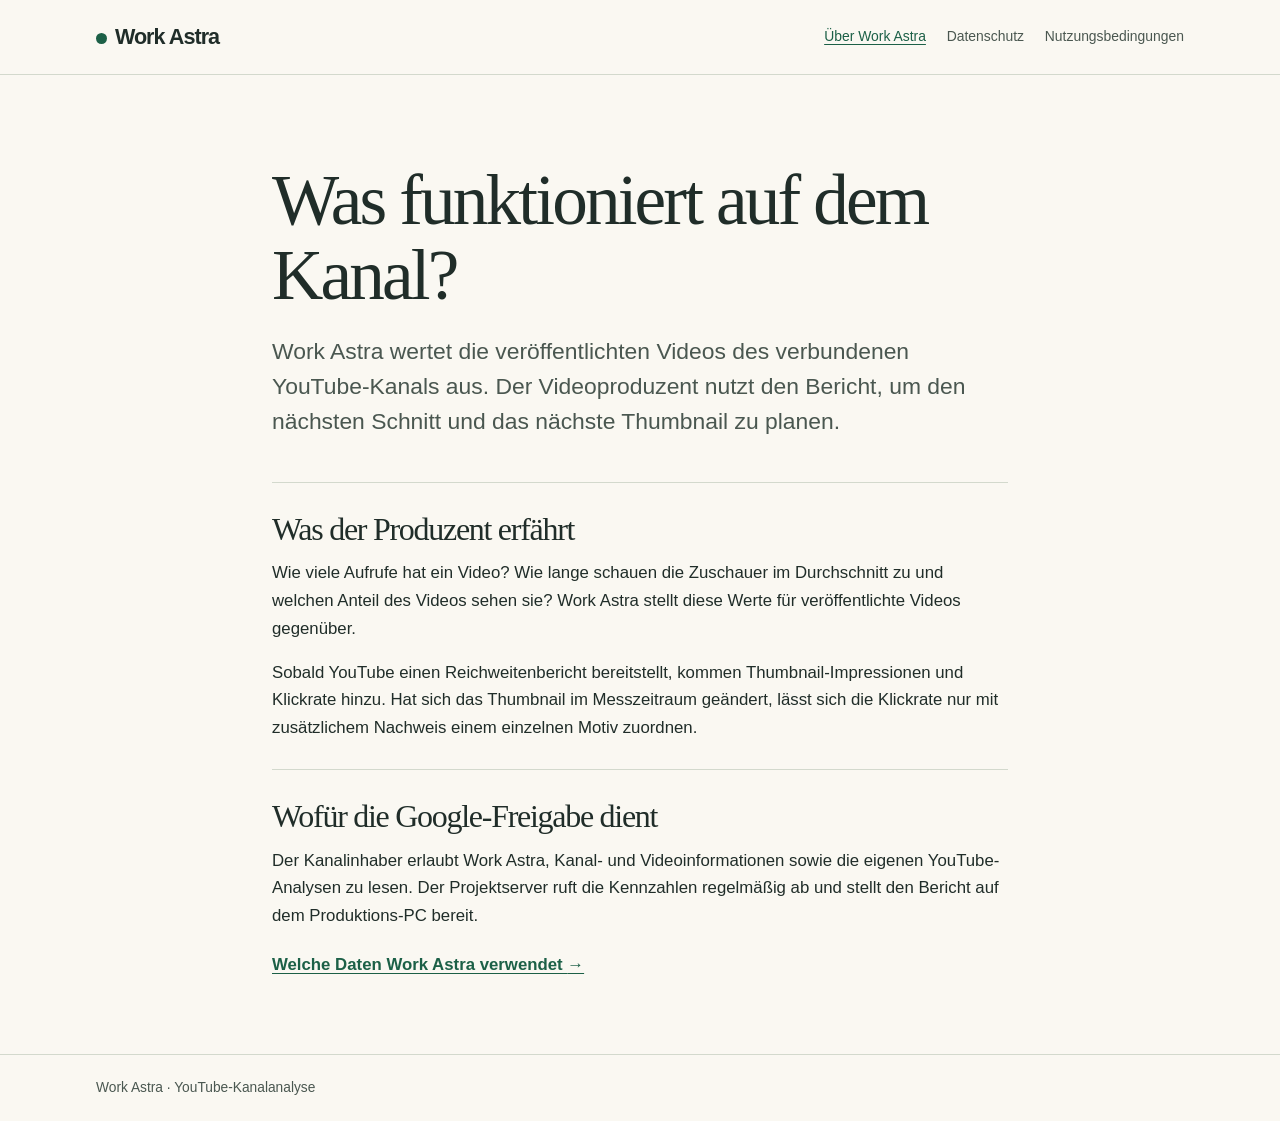
<file: index.html>
<!doctype html>
<html lang="de">
<head>
  <meta charset="utf-8">
  <meta name="viewport" content="width=device-width, initial-scale=1">
  <meta name="description" content="Work Astra bereitet YouTube-Kennzahlen für die Planung und den Schnitt eigener Videos auf.">
  <title>YouTube-Kanalanalyse · Work Astra</title>
  <link rel="stylesheet" href="stil.css">
</head>
<body>
<a class="skip" href="#inhalt">Zum Inhalt</a>
<header>
  <nav aria-label="Hauptnavigation">
    <a class="brand" href="index.html">Work Astra</a>
    <div class="navlinks">
      <a href="index.html" aria-current="page">Über Work Astra</a>
      <a href="datenschutz.html">Datenschutz</a>
      <a href="nutzung.html">Nutzungsbedingungen</a>
    </div>
  </nav>
</header>
<main id="inhalt">
<h1>Was funktioniert auf dem Kanal?</h1>
<p class="intro">Work Astra wertet die veröffentlichten Videos des verbundenen YouTube-Kanals aus. Der Videoproduzent nutzt den Bericht, um den nächsten Schnitt und das nächste Thumbnail zu planen.</p>
<section><h2>Was der Produzent erfährt</h2>
<p>Wie viele Aufrufe hat ein Video? Wie lange schauen die Zuschauer im Durchschnitt zu und welchen Anteil des Videos sehen sie? Work Astra stellt diese Werte für veröffentlichte Videos gegenüber.</p>
<p>Sobald YouTube einen Reichweitenbericht bereitstellt, kommen Thumbnail-Impressionen und Klickrate hinzu. Hat sich das Thumbnail im Messzeitraum geändert, lässt sich die Klickrate nur mit zusätzlichem Nachweis einem einzelnen Motiv zuordnen.</p></section>
<section><h2>Wofür die Google-Freigabe dient</h2>
<p>Der Kanalinhaber erlaubt Work Astra, Kanal- und Videoinformationen sowie die eigenen YouTube-Analysen zu lesen. Der Projektserver ruft die Kennzahlen regelmäßig ab und stellt den Bericht auf dem Produktions-PC bereit.</p>
<a class="more" href="datenschutz.html">Welche Daten Work Astra verwendet <span aria-hidden="true">→</span></a></section>
</main>
<footer>Work Astra · YouTube-Kanalanalyse</footer>
</body>
</html>
</file>
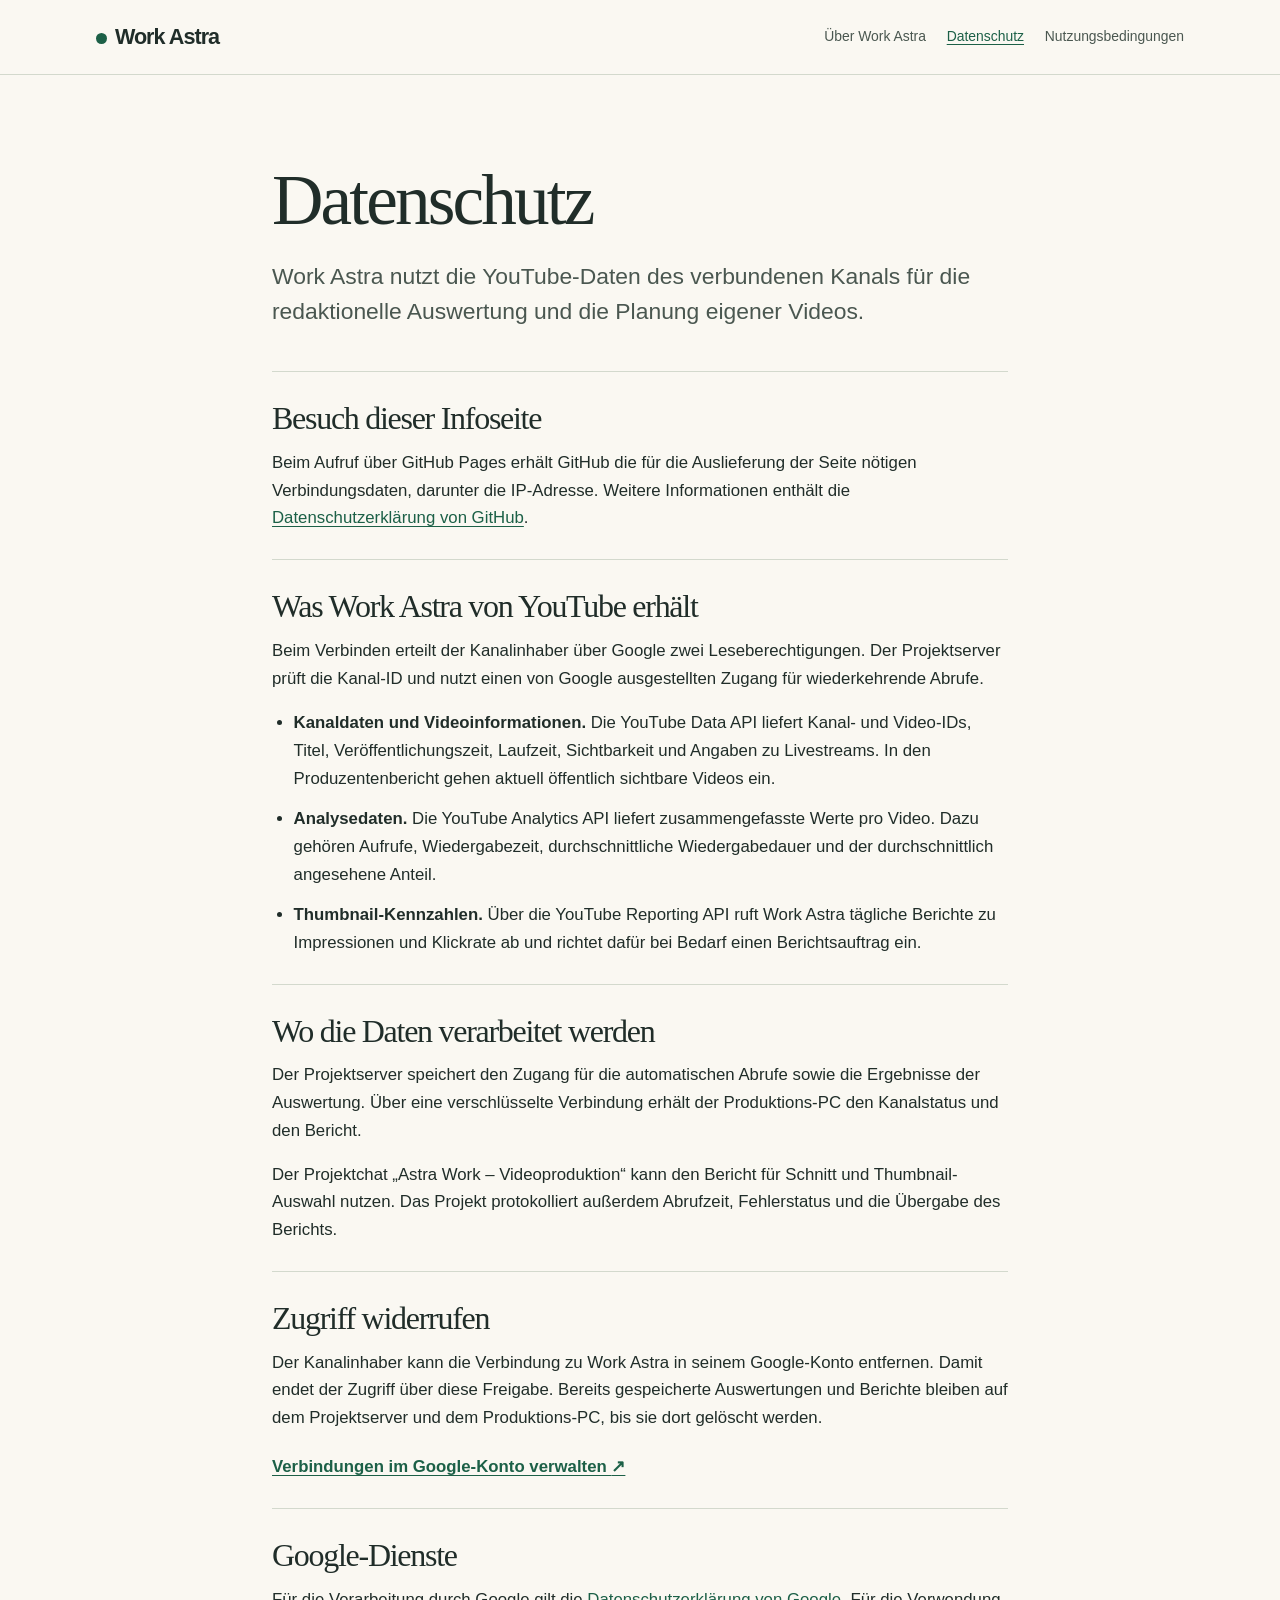
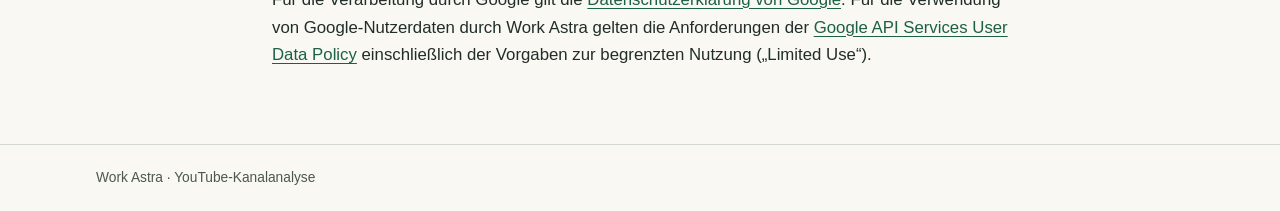
<file: datenschutz.html>
<!doctype html>
<html lang="de">
<head>
  <meta charset="utf-8">
  <meta name="viewport" content="width=device-width, initial-scale=1">
  <meta name="description" content="Welche YouTube-Daten Work Astra liest, wer die Berichte nutzt und wie der Kanalinhaber den Zugriff widerruft.">
  <title>Datenschutz · Work Astra</title>
  <link rel="stylesheet" href="stil.css">
</head>
<body>
<a class="skip" href="#inhalt">Zum Inhalt</a>
<header>
  <nav aria-label="Hauptnavigation">
    <a class="brand" href="index.html">Work Astra</a>
    <div class="navlinks">
      <a href="index.html">Über Work Astra</a>
      <a href="datenschutz.html" aria-current="page">Datenschutz</a>
      <a href="nutzung.html">Nutzungsbedingungen</a>
    </div>
  </nav>
</header>
<main id="inhalt">
<h1>Datenschutz</h1>
<p class="intro">Work Astra nutzt die YouTube-Daten des verbundenen Kanals für die redaktionelle Auswertung und die Planung eigener Videos.</p>
<section><h2>Besuch dieser Infoseite</h2>
<p>Beim Aufruf über GitHub Pages erhält GitHub die für die Auslieferung der Seite nötigen Verbindungsdaten, darunter die IP-Adresse. Weitere Informationen enthält die <a href="https://docs.github.com/en/site-policy/privacy-policies/github-general-privacy-statement">Datenschutzerklärung von GitHub</a>.</p></section>
<section><h2>Was Work Astra von YouTube erhält</h2>
<p>Beim Verbinden erteilt der Kanalinhaber über Google zwei Leseberechtigungen. Der Projektserver prüft die Kanal-ID und nutzt einen von Google ausgestellten Zugang für wiederkehrende Abrufe.</p>
<ul><li><strong>Kanaldaten und Videoinformationen.</strong> Die YouTube Data API liefert Kanal- und Video-IDs, Titel, Veröffentlichungszeit, Laufzeit, Sichtbarkeit und Angaben zu Livestreams. In den Produzentenbericht gehen aktuell öffentlich sichtbare Videos ein.</li>
<li><strong>Analysedaten.</strong> Die YouTube Analytics API liefert zusammengefasste Werte pro Video. Dazu gehören Aufrufe, Wiedergabezeit, durchschnittliche Wiedergabedauer und der durchschnittlich angesehene Anteil.</li>
<li><strong>Thumbnail-Kennzahlen.</strong> Über die YouTube Reporting API ruft Work Astra tägliche Berichte zu Impressionen und Klickrate ab und richtet dafür bei Bedarf einen Berichtsauftrag ein.</li></ul></section>
<section><h2>Wo die Daten verarbeitet werden</h2>
<p>Der Projektserver speichert den Zugang für die automatischen Abrufe sowie die Ergebnisse der Auswertung. Über eine verschlüsselte Verbindung erhält der Produktions-PC den Kanalstatus und den Bericht.</p>
<p>Der Projektchat „Astra Work – Videoproduktion“ kann den Bericht für Schnitt und Thumbnail-Auswahl nutzen. Das Projekt protokolliert außerdem Abrufzeit, Fehlerstatus und die Übergabe des Berichts.</p></section>
<section><h2>Zugriff widerrufen</h2>
<p>Der Kanalinhaber kann die Verbindung zu Work Astra in seinem Google-Konto entfernen. Damit endet der Zugriff über diese Freigabe. Bereits gespeicherte Auswertungen und Berichte bleiben auf dem Projektserver und dem Produktions-PC, bis sie dort gelöscht werden.</p>
<a class="more" href="https://myaccount.google.com/connections">Verbindungen im Google-Konto verwalten <span aria-hidden="true">↗</span></a></section>
<section><h2>Google-Dienste</h2>
<p>Für die Verarbeitung durch Google gilt die <a href="https://policies.google.com/privacy?hl=de">Datenschutzerklärung von Google</a>. Für die Verwendung von Google-Nutzerdaten durch Work Astra gelten die Anforderungen der <a href="https://developers.google.com/terms/api-services-user-data-policy">Google API Services User Data Policy</a> einschließlich der Vorgaben zur begrenzten Nutzung („Limited Use“).</p></section>
</main>
<footer>Work Astra · YouTube-Kanalanalyse</footer>
</body>
</html>
</file>
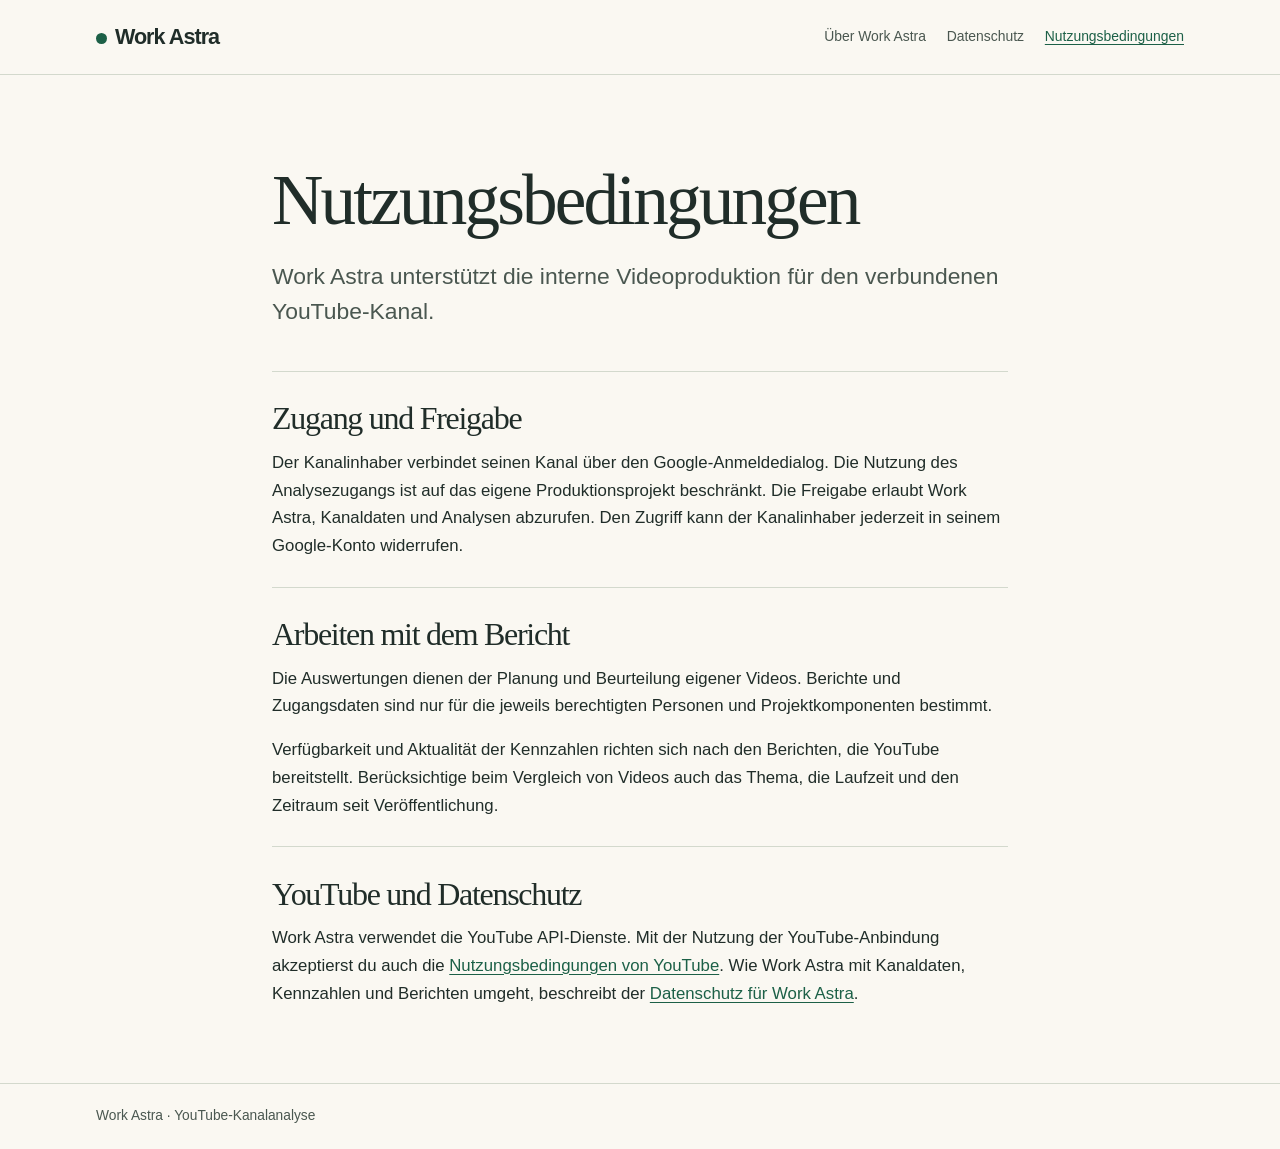
<file: nutzung.html>
<!doctype html>
<html lang="de">
<head>
  <meta charset="utf-8">
  <meta name="viewport" content="width=device-width, initial-scale=1">
  <meta name="description" content="Nutzungsbedingungen für die interne Auswertung eigener YouTube-Videos mit Work Astra.">
  <title>Nutzungsbedingungen · Work Astra</title>
  <link rel="stylesheet" href="stil.css">
</head>
<body>
<a class="skip" href="#inhalt">Zum Inhalt</a>
<header>
  <nav aria-label="Hauptnavigation">
    <a class="brand" href="index.html">Work Astra</a>
    <div class="navlinks">
      <a href="index.html">Über Work Astra</a>
      <a href="datenschutz.html">Datenschutz</a>
      <a href="nutzung.html" aria-current="page">Nutzungsbedingungen</a>
    </div>
  </nav>
</header>
<main id="inhalt">
<h1>Nutzungsbedingungen</h1>
<p class="intro">Work Astra unterstützt die interne Videoproduktion für den verbundenen YouTube-Kanal.</p>
<section><h2>Zugang und Freigabe</h2>
<p>Der Kanalinhaber verbindet seinen Kanal über den Google-Anmeldedialog. Die Nutzung des Analysezugangs ist auf das eigene Produktionsprojekt beschränkt. Die Freigabe erlaubt Work Astra, Kanaldaten und Analysen abzurufen. Den Zugriff kann der Kanalinhaber jederzeit in seinem Google-Konto widerrufen.</p></section>
<section><h2>Arbeiten mit dem Bericht</h2>
<p>Die Auswertungen dienen der Planung und Beurteilung eigener Videos. Berichte und Zugangsdaten sind nur für die jeweils berechtigten Personen und Projektkomponenten bestimmt.</p>
<p>Verfügbarkeit und Aktualität der Kennzahlen richten sich nach den Berichten, die YouTube bereitstellt. Berücksichtige beim Vergleich von Videos auch das Thema, die Laufzeit und den Zeitraum seit Veröffentlichung.</p></section>
<section><h2>YouTube und Datenschutz</h2>
<p>Work Astra verwendet die YouTube API-Dienste. Mit der Nutzung der YouTube-Anbindung akzeptierst du auch die <a href="https://www.youtube.com/t/terms?hl=de">Nutzungsbedingungen von YouTube</a>. Wie Work Astra mit Kanaldaten, Kennzahlen und Berichten umgeht, beschreibt der <a href="datenschutz.html">Datenschutz für Work Astra</a>.</p></section>
</main>
<footer>Work Astra · YouTube-Kanalanalyse</footer>
</body>
</html>
</file>
<file: stil.css>
:root {
  color-scheme: light;
  --paper: #faf8f2;
  --ink: #202d29;
  --muted: #4a5750;
  --green: #1c6047;
  --line: #d3d9cd;
}
* { box-sizing: border-box; }
body { margin: 0; background: var(--paper); color: var(--ink); font: 1.05rem/1.65 Inter, "Segoe UI", sans-serif; }
a { color: var(--green); text-underline-offset: .2em; }
a:hover { text-decoration-thickness: 2px; }
a:focus-visible { outline: 3px solid var(--green); outline-offset: 4px; }
.skip { position: absolute; left: 1rem; top: -5rem; background: white; padding: .65rem; z-index: 1; }
.skip:focus { top: .5rem; }
header, footer { padding-inline: max(1.25rem, calc((100% - 68rem) / 2)); }
header { border-bottom: 1px solid var(--line); }
nav { display: flex; align-items: center; justify-content: space-between; gap: 1rem; min-height: 4.6rem; }
.brand { font-size: 1.35rem; font-weight: 730; letter-spacing: -.045em; color: var(--ink); text-decoration: none; }
.brand::before { content: ""; display: inline-block; width: .68rem; height: .68rem; margin-right: .5rem; background: var(--green); border-radius: 50%; }
.navlinks { display: flex; flex-wrap: wrap; gap: .45rem 1.3rem; }
.navlinks a { font-size: .87rem; color: var(--muted); text-decoration: none; }
.navlinks a[aria-current], .navlinks a:hover { text-decoration: underline; color: var(--green); }
main { width: min(100% - 2.5rem, 46rem); margin: 0 auto; padding: clamp(2.5rem, 7vw, 5.5rem) 0 3rem; }
h1, h2 { font-family: Spectral, Georgia, serif; font-weight: 500; letter-spacing: -.04em; }
h1 { margin: 0 0 .8rem; font-size: clamp(2.35rem, 6.7vw, 4.45rem); line-height: 1.06; overflow-wrap: anywhere; }
h2 { margin: 0 0 .7rem; font-size: clamp(1.55rem, 4vw, 2rem); line-height: 1.2; }
.intro { margin: 1.3rem 0 2.65rem; font-size: clamp(1.16rem, 2.3vw, 1.43rem); line-height: 1.53; color: var(--muted); }
section { padding: 1.7rem 0; border-top: 1px solid var(--line); }
p { margin: .5rem 0 1rem; }
section > :last-child { margin-bottom: 0; }
ul { padding-left: 1.35rem; }
li + li { margin-top: .8rem; }
.more { display: inline-block; margin: .35rem 0; font-weight: 630; }
footer { padding-block: 1.35rem; border-top: 1px solid var(--line); font-size: .86rem; color: var(--muted); }
@media (max-width: 43rem) {
  nav { align-items: flex-start; flex-direction: column; padding: .85rem 0; gap: .35rem; }
  .navlinks { gap: .35rem .8rem; }
}
@media print {
  header, footer, .skip { display: none; }
  body { background: white; color: black; }
  main { padding: 0; width: 100%; }
}
</file>
